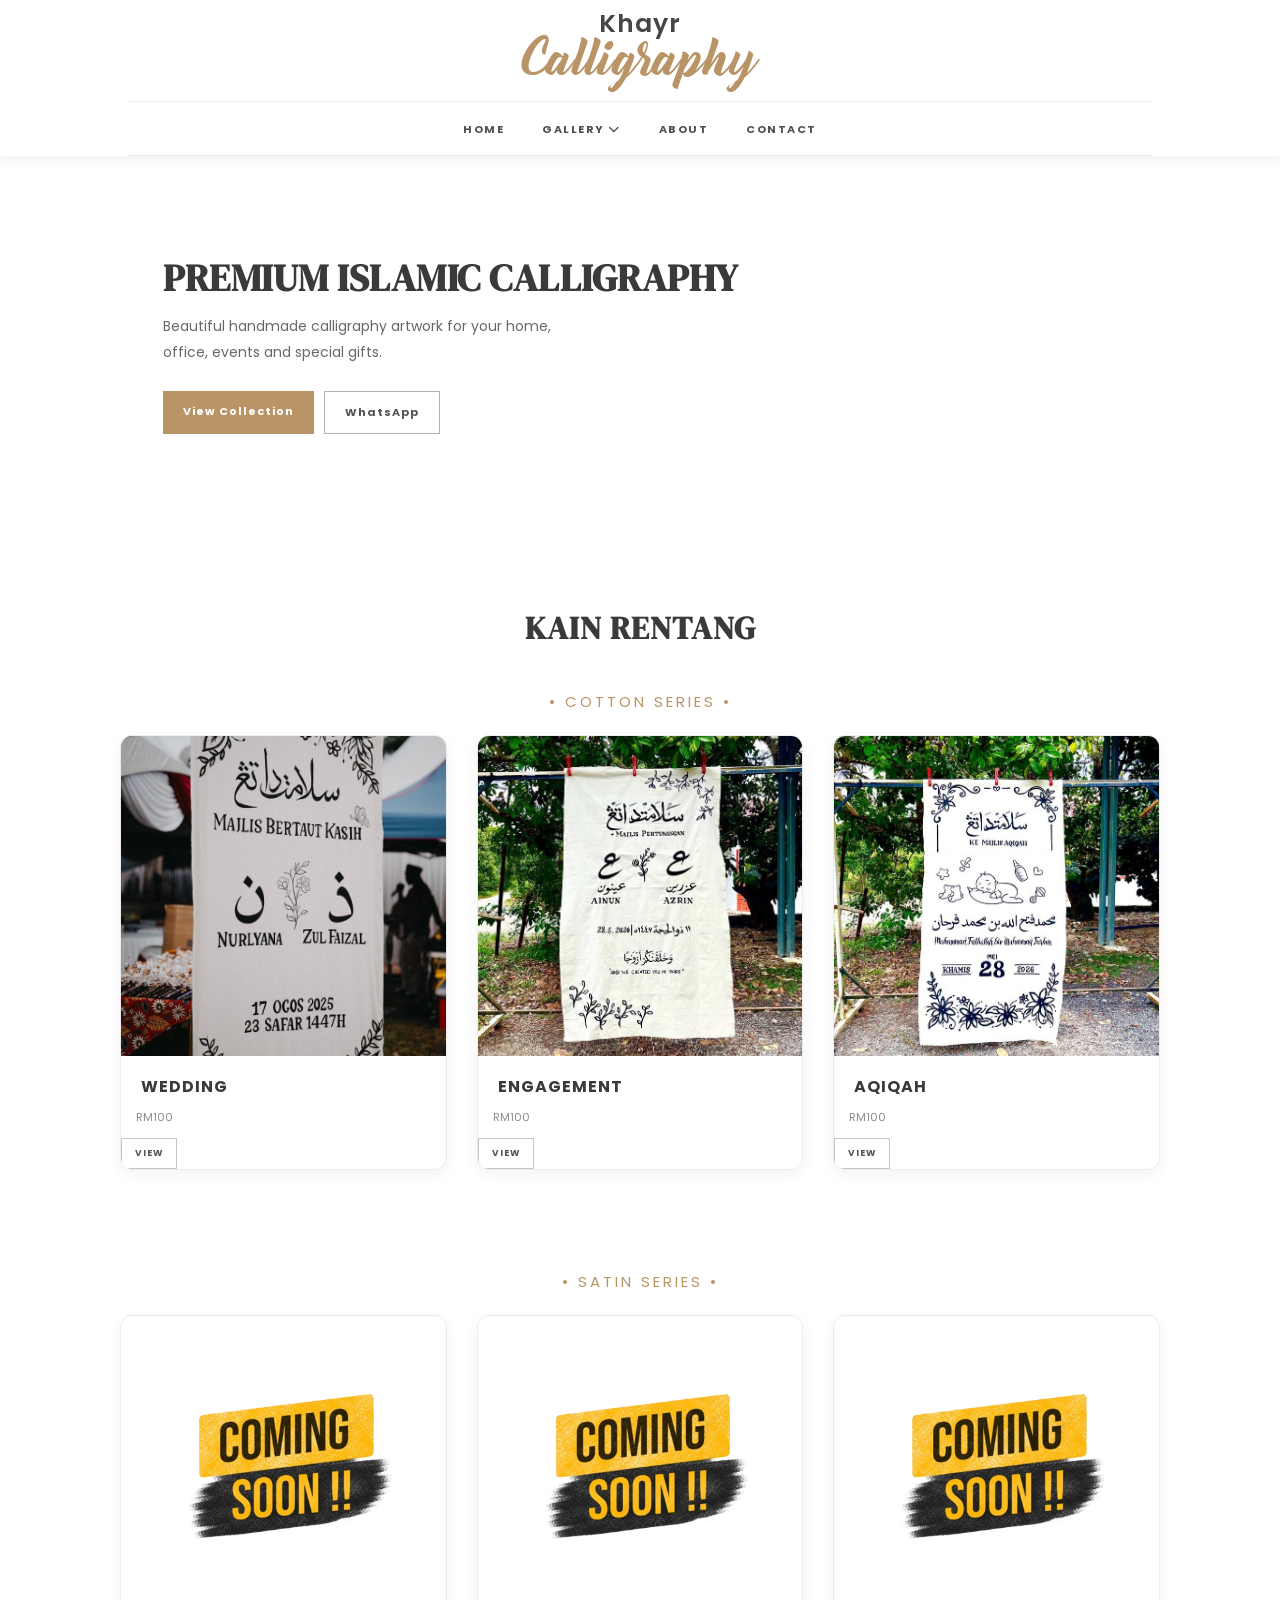
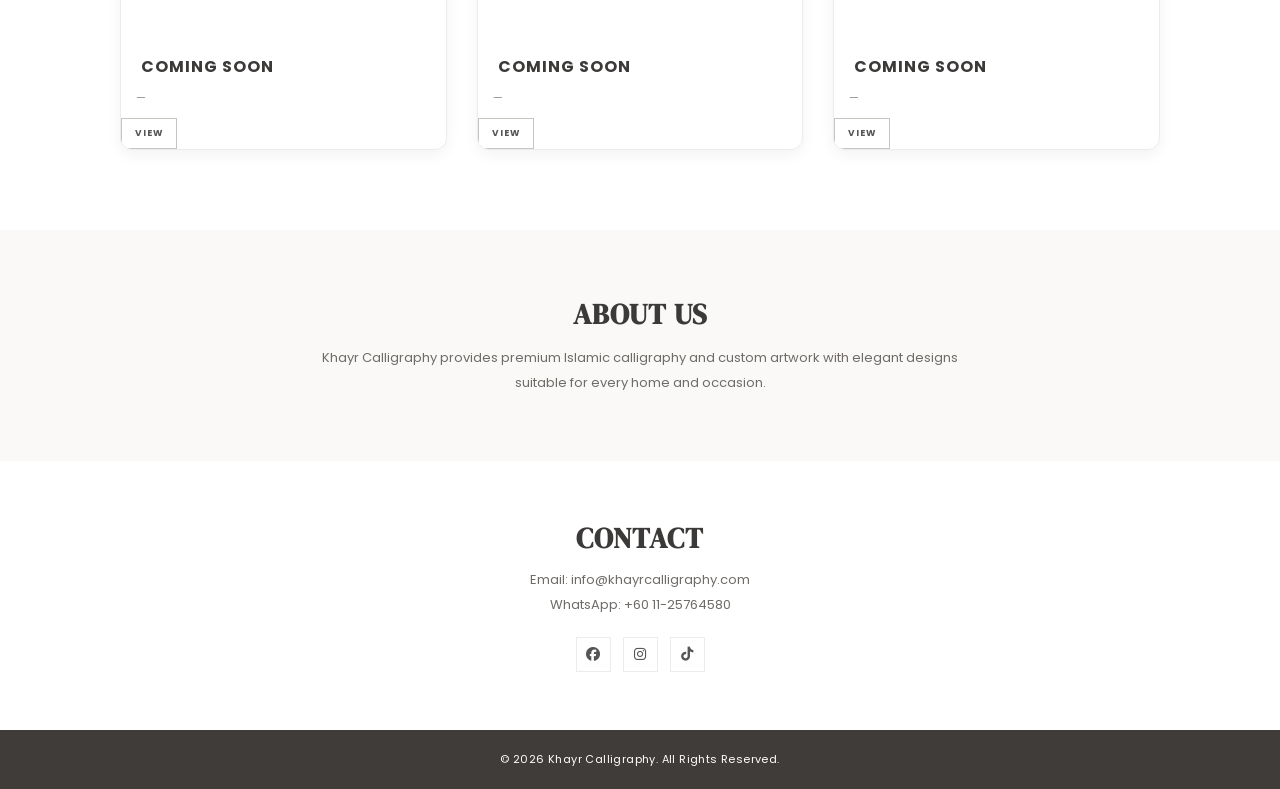
<file: index.html>
<!DOCTYPE html>
<html lang="en">
<head>
  <meta charset="UTF-8">
  <meta name="viewport" content="width=device-width, initial-scale=1.0">
  <title>Khayr Calligraphy</title>
  <link rel="stylesheet" href="style.css">
  <link href="https://fonts.googleapis.com/css2?family=Poppins:wght@300;400;500;600;700&display=swap" rel="stylesheet">
  <link rel="stylesheet" href="https://cdnjs.cloudflare.com/ajax/libs/font-awesome/6.6.0/css/all.min.css">
  <link rel="icon" type="image/png" href="images/logo.jpg">
</head>
<body>

  <div id="lightbox">
    <span id="close">&times;</span>
    <img id="lightbox-img" alt="Preview artwork">
  </div>

  <div id="productPopup" class="popup">
    <div class="popup-content">
      <span class="close-popup">&times;</span>
      <img id="popupImage" alt="Product image">
      <h2 id="popupTitle"></h2>
      <h3 id="popupPrice"></h3>
      <p id="popupDetail"></p>
      <a id="popupOrder" class="btn2" target="_blank" rel="noopener">Order Now</a>
    </div>
  </div>

  <header>
    <nav class="navbar">
      <a class="logo" href="#home" aria-label="Khayr Calligraphy home">
        <img src="images/logo.jpg" class="logo-img" alt="Khayr Calligraphy logo">
        <button class="menu-toggle" id="menuToggle">
          <i class="fas fa-bars"></i>
      </button>
        <span class="black">Khayr</span><span class="gold">Calligraphy</span>
      </a>
      

      <ul class="nav-links" id="navMenu">
        <li><a href="#home">Home</a></li>
        <li class="dropdown">
          <a href="javascript:void(0)" id="galleryBtn">Gallery <i class="fa-solid fa-chevron-down"></i></a>
          <ul class="dropdown-content" id="galleryMenu">
            <li class="nested-dropdown">
              <a href="javascript:void(0)" id="cottonBtn">Cotton Series <i class="fa-solid fa-chevron-right"></i></a>
              <ul class="nested-dropdown-content" id="cottonMenu">
                <li><a href="Aqiqah.html">Aqiqah</a></li>
                <li><a href="Aidilftri.html">Aidilfitri</a></li>
                <li><a href="wedding.html">Wedding</a></li>
              </ul>
            </li>
            <li><a href="#satin">Satin Series</a></li>
           
          </ul>
        </li>
        <li><a href="#about">About</a></li>
        <li><a href="#contact">Contact</a></li>
      </ul>
      <div class="right-menu"></div>
    </nav>
  </header>

  <main>
    <section class="hero" id="home">
      <div class="hero-text">
        <h1>Premium Islamic Calligraphy</h1>
        <p>Beautiful handmade calligraphy artwork for your home, office, events and special gifts.</p>
        <div class="hero-btn">
          <a href="#cotton" class="btn">View Collection</a>
          <a href="https://wa.me/601125764580" class="btn2" target="_blank" rel="noopener">WhatsApp</a>
        </div>
      </div>
      
    </section>

    <section class="gallery" id="cotton">
      <h2>Kain Rentang</h2>
      <p class="gallery-subtitle">• Cotton Series •</p>
      <div class="cards">
        <article class="card">

          <img src="images/wedding.jpg" class="zoom-image" alt="Wedding Banner">
        
          <h3>Wedding</h3>
          <p>RM100</p>
        
          <button class="viewBtn"
          data-name="Wedding Banner"
          data-price="RM100"
          data-image="images/wedding.jpg"
          data-detail="Size: 6ft × 3ft (180cm × 90cm)&lt;br&gt;Material: Premium Cotton Linen&lt;br&gt;Acrylic Paint">
          View
          </button>
        </article>
        
        <article class="card">
          <img src="images/engagement.jpg" class="zoom-image" alt="Engagement banner">
          <h3>Engagement</h3>
          <p>RM100</p>
        
          <button class="viewBtn"
          data-name="Engagement Banner"
          data-price="RM100"
          data-image="images/engagement.jpg"
          data-detail="Size: 5ft × 3ft (150cm × 90cm)&lt;br&gt;Material: Premium Cotton Linen&lt;br&gt;Acrylic Paint">
          View
          </button>
        </article>


        <article class="card">
          <img src="images/aqiqah.jpg" class="zoom-image" alt="Aqiqah banner">
          <h3>Aqiqah</h3>
          <p>RM100</p>
        
          <button class="viewBtn"
          data-name="Aqiqah Banner"
          data-price="RM100"
          data-image="images/aqiqah.jpg"
          data-detail="Size: 6ft × 3ft (180cm × 90cm)&lt;br&gt;Material: Premium Cotton Linen&lt;br&gt;Acrylic Paint">
          View
          </button>
        </article>
      </div>
    </section>

    <section class="gallery" id="satin">
      <p class="gallery-subtitle">• Satin Series •</p>
      <div class="cards">
        <article class="card"><img src="images/coming.jpg" class="zoom-image" alt="Coming soon"><h3>Coming Soon</h3><p>—</p><button class="viewBtn" data-name="Coming Soon" data-price="—" data-image="images/coming.jpg" data-detail="New collection will be available soon.">View</button></article>
        <article class="card"><img src="images/coming.jpg" class="zoom-image" alt="Coming soon"><h3>Coming Soon</h3><p>—</p><button class="viewBtn" data-name="Coming Soon" data-price="—" data-image="images/coming.jpg" data-detail="New collection will be available soon.">View</button></article>
        <article class="card"><img src="images/coming.jpg" class="zoom-image" alt="Coming soon"><h3>Coming Soon</h3><p>—</p><button class="viewBtn" data-name="Coming Soon" data-price="—" data-image="images/coming.jpg" data-detail="New collection will be available soon.">View</button></article>
      </div>
    </section>

    <section class="about" id="about">
      <h2>About Us</h2>
      <p>Khayr Calligraphy provides premium Islamic calligraphy and custom artwork with elegant designs suitable for every home and occasion.</p>
    </section>

    <section class="contact" id="contact">
      <h2>Contact</h2>
      <p>Email: info@khayrcalligraphy.com</p>
      <p>WhatsApp: +60 11-25764580</p>
      <div class="social">
        <a href="#" aria-label="Facebook"><i class="fab fa-facebook"></i></a>
        <a href="#" aria-label="Instagram"><i class="fab fa-instagram"></i></a>
        <a href="#" aria-label="TikTok"><i class="fab fa-tiktok"></i></a>
      </div>
    </section>
  </main>

  <footer>© 2026 Khayr Calligraphy. All Rights Reserved.</footer>
  
  <script src="script.js"></script>
</body>
</html>
</file>
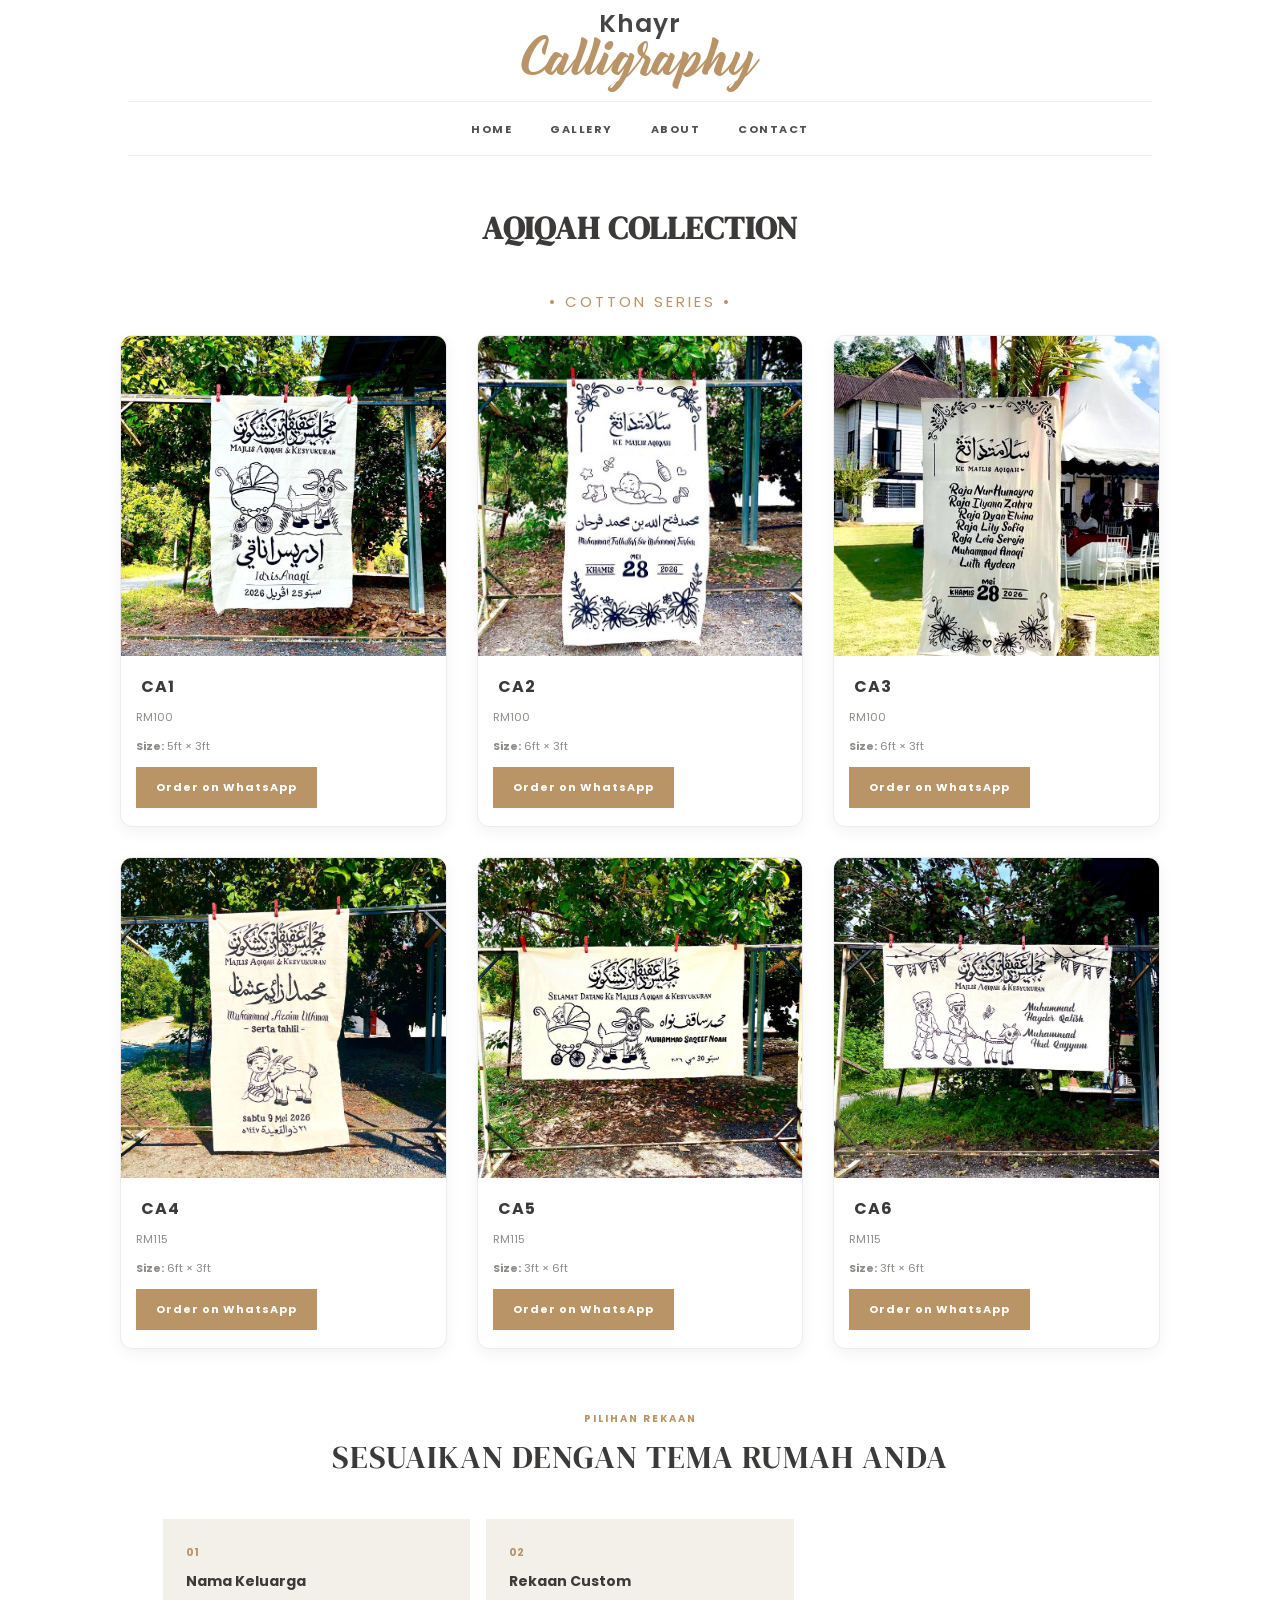
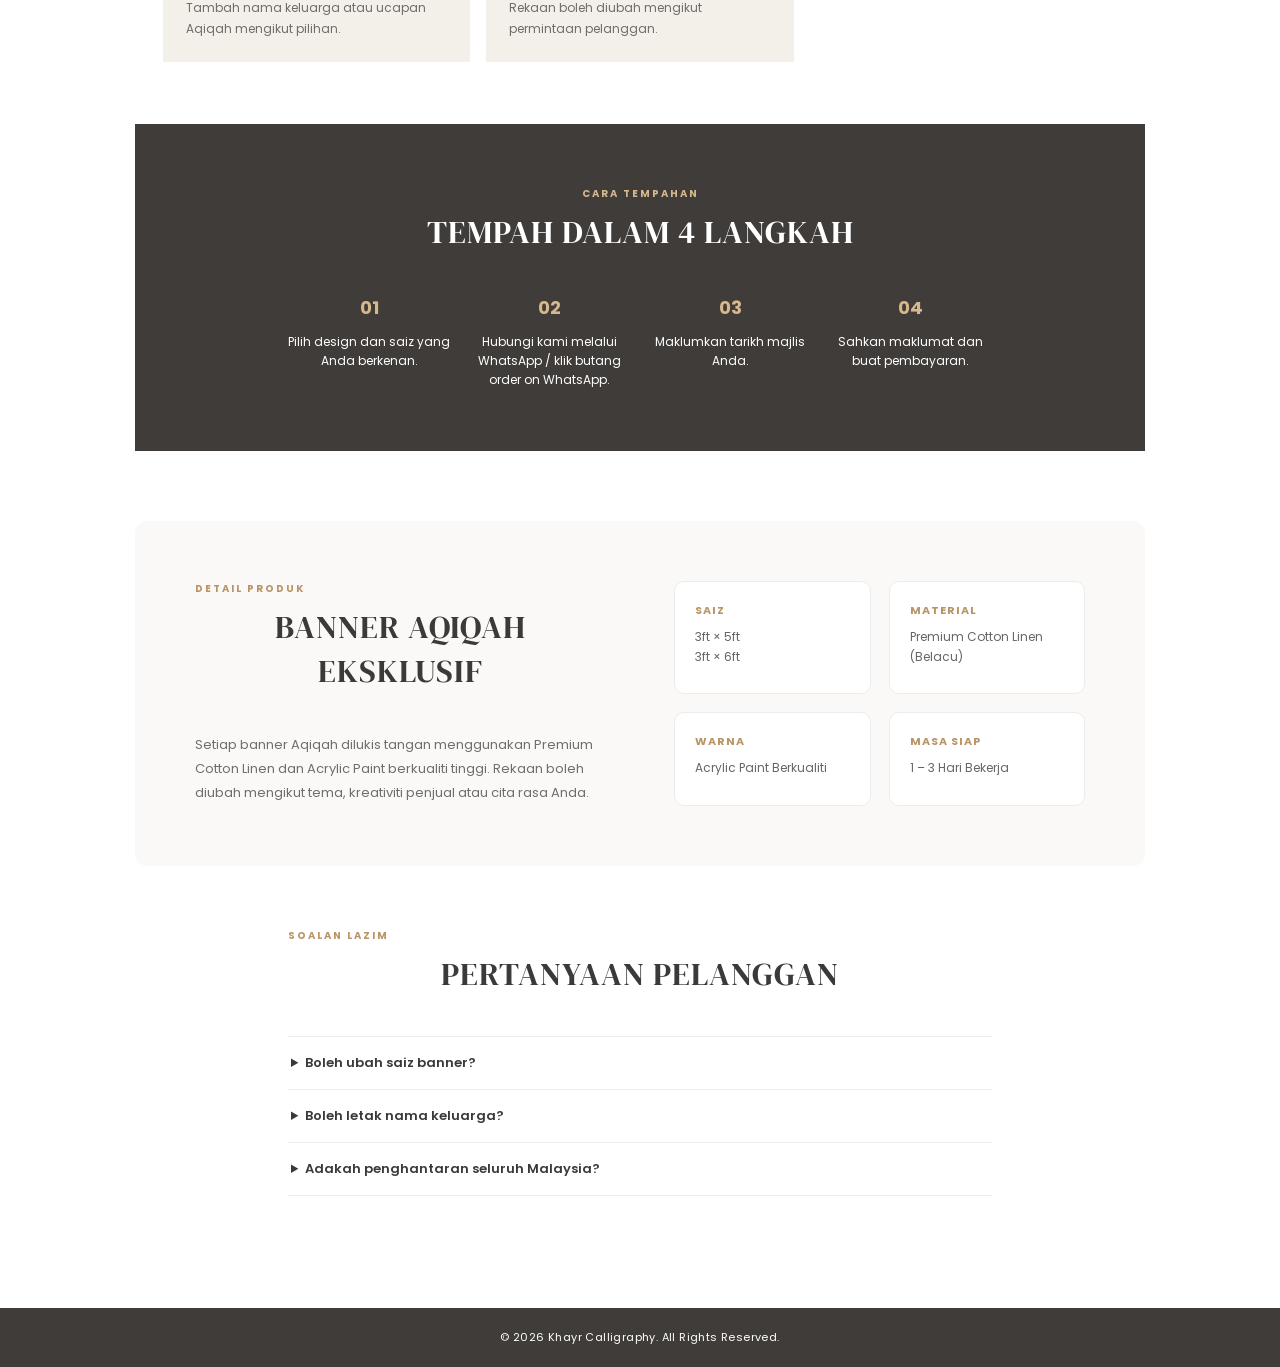
<file: Aqiqah.html>
<!DOCTYPE html>
<html lang="en">
<head>
  <meta charset="UTF-8">
  <meta name="viewport" content="width=device-width, initial-scale=1.0">
  <title>Aqiqah Banner | Khayr Calligraphy</title>
  <link rel="stylesheet" href="style.css">
  <link href="https://fonts.googleapis.com/css2?family=Poppins:wght@300;400;500;600;700&display=swap" rel="stylesheet">
  <link rel="icon" type="image/png" href="images/logo.jpg">
</head>

<body>
  <header><nav class="navbar">
    <a class="logo" href="index.html" aria-label="Khayr Calligraphy home"><span class="black">Khayr</span><span class="gold">Calligraphy</span></a>
    <ul class="nav-links"><li><a href="index.html">Home</a></li><li><a href="index.html#cotton">Gallery</a></li><li><a href="index.html#about">About</a></li><li><a href="index.html#contact">Contact</a></li></ul>
  </nav></header>
  <main><section class="gallery">
    <h2>Aqiqah Collection</h2><p class="gallery-subtitle">• Cotton Series •</p>
    <div class="cards">

      <article class="card">
        <a href="#CA1">
          <img src="images/CA1.jpg" alt="Aqiqah Calligraphy Banner">
      </a>
    
        <h3>CA1</h3>
    
        <p>RM100</p>
    
        <p><strong>Size:</strong> 5ft × 3ft</p>
    
        <a class="btn"
           href="https://wa.me/601125764580?text=Assalamualaikum.%20Saya%20berminat%20untuk%20menempah%20banner%20berikut:%0A%0A🖼️%20Kod%20Produk:%20CA1%0A💰%20Harga:%20RM100%0A📏%20Saiz:%205'%20×%203'%0A🖼️%20Gambar:%20https://khayrcalligraphy.vercel.app/images/CA1.jpg%0A%0ATerima%20kasih."
           target="_blank"
           rel="noopener">
            Order on WhatsApp
        </a>
    </article>
      
        <article class="card">
          <a href="#CA1">
            <img src="images/aqiqah.jpg" alt="Aqiqah Calligraphy Banner">
        </a>
          <h3>CA2</h3>
          <p>RM100</p>
          <p><strong>Size:</strong> 6ft × 3ft</p>
          <a class="btn"
          href="https://wa.me/601125764580?text=Assalamualaikum.%20Saya%20berminat%20untuk%20menempah%20banner%20berikut:%0A%0A🖼️%20Kod%20Produk:%20CA2%0A💰%20Harga:%20RM100%0A📏%20Saiz:%205'%20×%203'%0A🖼️%20Gambar:%20https://khayrcalligraphy.vercel.app/images/aqiqah.jpg%0A%0ATerima%20kasih."
          target="_blank"
          rel="noopener">
           Order on WhatsApp
       </a>
        </article>
      
        <article class="card">
          <a href="#CA3">
            <img src="images/CA3.jpg" alt="Aqiqah Calligraphy Banner">
        </a>
          <h3>CA3</h3>
          <p>RM100</p>
          <p><strong>Size:</strong> 6ft × 3ft</p>
          <a class="btn"
          href="https://wa.me/601125764580?text=Assalamualaikum.%20Saya%20berminat%20untuk%20menempah%20banner%20berikut:%0A%0A🖼️%20Kod%20Produk:%20CA3%0A💰%20Harga:%20RM100%0A📏%20Saiz:%205'%20×%203'%0A🖼️%20Gambar:%20https://khayrcalligraphy.vercel.app/images/CA3.jpg%0A%0ATerima%20kasih."
          target="_blank"
          rel="noopener">
           Order on WhatsApp
       </a>
        </article>
      
        <article class="card">
          <a href="#CA4">
            <img src="images/CA4.jpg" alt="Aqiqah Calligraphy Banner">
        </a>
          <h3>CA4</h3>
          <p>RM115</p>
          <p><strong>Size:</strong> 6ft × 3ft</p>
          <a class="btn"
          href="https://wa.me/601125764580?text=Assalamualaikum.%20Saya%20berminat%20untuk%20menempah%20banner%20berikut:%0A%0A🖼️%20Kod%20Produk:%20CA4%0A💰%20Harga:%20RM115%0A📏%20Saiz:%205'%20×%203'%0A🖼️%20Gambar:%20https://khayrcalligraphy.vercel.app/images/CA4.jpg%0A%0ATerima%20kasih."
          target="_blank"
          rel="noopener">
           Order on WhatsApp
       </a>
        </article>
      
        <article class="card">
          <a href="#CA5">
            <img src="images/CA5.jpg" alt="Aqiqah Calligraphy Banner">
        </a>
          <h3>CA5</h3>
          <p>RM115</p>
          <p><strong>Size:</strong> 3ft × 6ft</p>
          <a class="btn"
          href="https://wa.me/601125764580?text=Assalamualaikum.%20Saya%20berminat%20untuk%20menempah%20banner%20berikut:%0A%0A🖼️%20Kod%20Produk:%20CA5%0A💰%20Harga:%20RM115%0A📏%20Saiz:%205'%20×%203'%0A🖼️%20Gambar:%20https://khayrcalligraphy.vercel.app/images/CA5.jpg%0A%0ATerima%20kasih."
          target="_blank"
          rel="noopener">
           Order on WhatsApp
       </a>
        </article>
      
        <article class="card">
          <a href="#CA6">
            <img src="images/CA6.jpg" alt="Aqiqah Calligraphy Banner">
        </a>
          <h3>CA6</h3>
          <p>RM115</p>
          <p><strong>Size:</strong> 3ft × 6ft</p>
          <a class="btn"
           href="https://wa.me/601125764580?text=Assalamualaikum.%20Saya%20berminat%20untuk%20menempah%20banner%20berikut:%0A%0A🖼️%20Kod%20Produk:%20CA6%0A💰%20Harga:%20RM115%0A📏%20Saiz:%205'%20×%203'%0A🖼️%20Gambar:%20https://khayrcalligraphy.vercel.app/images/CA6.jpg%0A%0ATerima%20kasih."
           target="_blank"
           rel="noopener">
            Order on WhatsApp
        </a>
        </article>
      
      </div>

  <!-- PILIHAN REKAAN -->
<section class="aqiqah-section design-options">

    <p class="section-label">PILIHAN REKAAN</p>

    <h2>Sesuaikan Dengan Tema Rumah Anda</h2>

    <div class="option-grid">

        <article>
            <span>01</span>
            <h3>Nama Keluarga</h3>
            <p>Tambah nama keluarga atau ucapan Aqiqah mengikut pilihan.</p>
        </article>

        <article>
            <span>02</span>
            <h3>Rekaan Custom</h3>
            <p>Rekaan boleh diubah mengikut permintaan pelanggan.</p>
        </article>

    </div>

</section>

<!-- CARA TEMPAHAN -->
<section class="aqiqah-section order-steps">

    <p class="section-label">CARA TEMPAHAN</p>

    <h2>Tempah Dalam 4 Langkah</h2>

    <ol>

        <li>
            <b>01</b>
            <span>Pilih design dan saiz yang Anda berkenan.</span>
        </li>

        <li>
            <b>02</b>
            <span>Hubungi kami melalui WhatsApp / klik butang order on WhatsApp.</span>
        </li>

        <li>
            <b>03</b>
            <span>Maklumkan tarikh majlis Anda.</span>
        </li>

        <li>
            <b>04</b>
            <span>Sahkan maklumat dan buat pembayaran.</span>
        </li>

    </ol>

</section>

<section class="aqiqah-section product-details">

    <div>
        <p class="section-label">DETAIL PRODUK</p>
        <h2>Banner Aqiqah Eksklusif</h2>

        <p class="section-copy">
            Setiap banner Aqiqah dilukis tangan menggunakan Premium Cotton
            Linen dan Acrylic Paint berkualiti tinggi. Rekaan boleh diubah
            mengikut tema, kreativiti penjual atau cita rasa Anda.
        </p>
    </div>

    <div class="detail-grid">

        <div>
            <strong>Saiz</strong>
            <span>
                3ft × 5ft<br>
                3ft × 6ft
            </span>
        </div>

        <div>
            <strong>Material</strong>
            <span>
                Premium Cotton Linen (Belacu)
            </span>
        </div>

        <div>
            <strong>Warna</strong>
            <span>
                Acrylic Paint Berkualiti 
            </span>
        </div>

        <div>
            <strong>Masa Siap</strong>
            <span>
                1 – 3 Hari Bekerja 
            </span>
        </div>

    </div>

</section>

<!-- FAQ -->
<section class="aqiqah-section faq-section">

    <p class="section-label">SOALAN LAZIM</p>

    <h2>Pertanyaan Pelanggan</h2>

    <details>
        <summary>Boleh ubah saiz banner?</summary>
        <p>Ya. Kami menerima tempahan saiz khas mengikut permintaan.</p>
    </details>

    <details>
        <summary>Boleh letak nama keluarga?</summary>
        <p>Boleh. Semua banner boleh diubah mengikut kehendak pelanggan dan harga akan kesesuaian design.</p>
    </details>

    <details>
        <summary>Adakah penghantaran seluruh Malaysia?</summary>
        <p>Ya, kami membuat penghantaran ke seluruh Malaysia.</p>
    </details>

</section>
  </main>
  <footer>© 2026 Khayr Calligraphy. All Rights Reserved.</footer>

    <!-- IMAGE POPUP -->
<div id="CA1" class="lightbox">
  <a href="#" class="close">&times;</a>
  <img src="images/CA1.jpg" alt="CA1 Preview">
</div>

<div id="CA1" class="lightbox">
  <a href="#" class="close">&times;</a>
  <img src="images/aqiqah.jpg" alt="CA2 Preview">
</div>

<div id="CA3" class="lightbox">
  <a href="#" class="close">&times;</a>
  <img src="images/CA3.jpg" alt="CA3 Preview">
</div>

<div id="CA4" class="lightbox">
  <a href="#" class="close">&times;</a>
  <img src="images/CA4.jpg" alt="CA4 Preview">
</div>

<div id="CA5" class="lightbox">
  <a href="#" class="close">&times;</a>
  <img src="images/CA5.jpg" alt="CA5 Preview">
</div>

<div id="CA6" class="lightbox">
  <a href="#" class="close">&times;</a>
  <img src="images/CA6.jpg" alt="CA6 Preview">
</div>




</body>
</html>
</file>
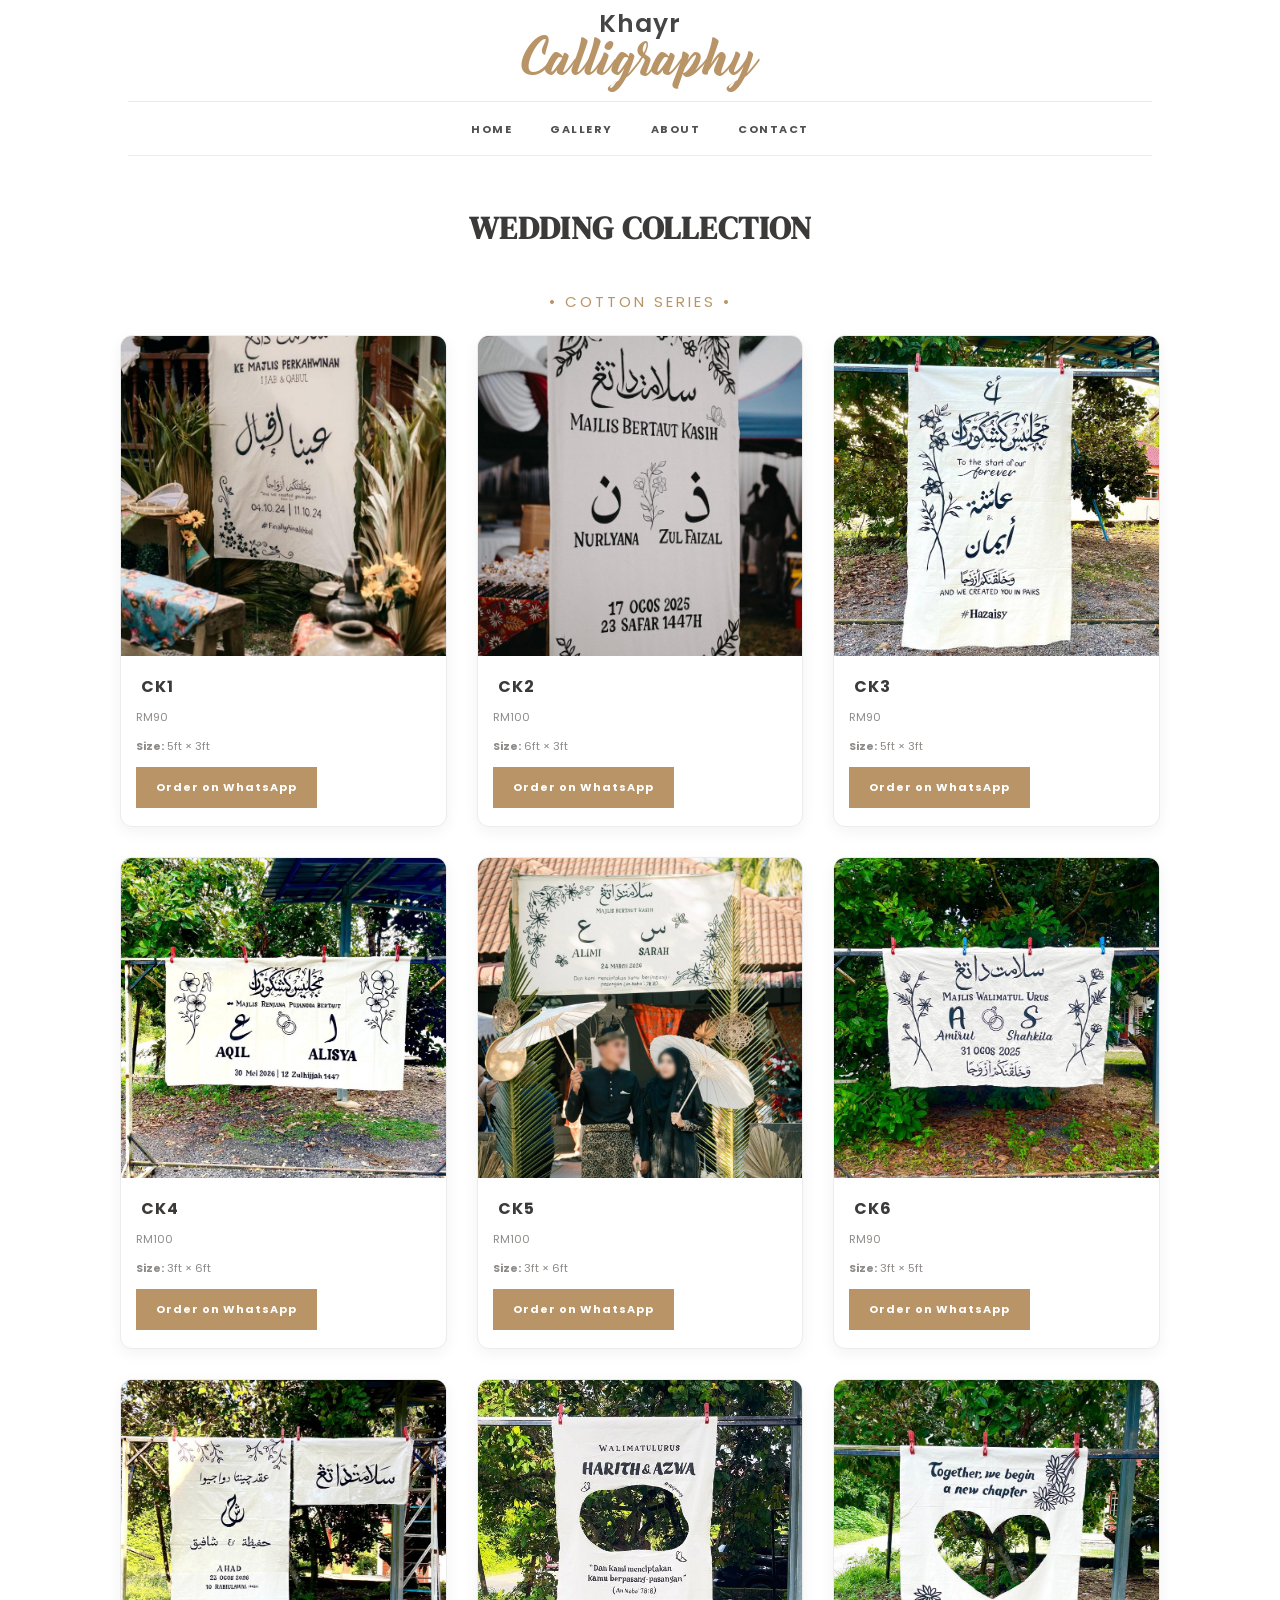
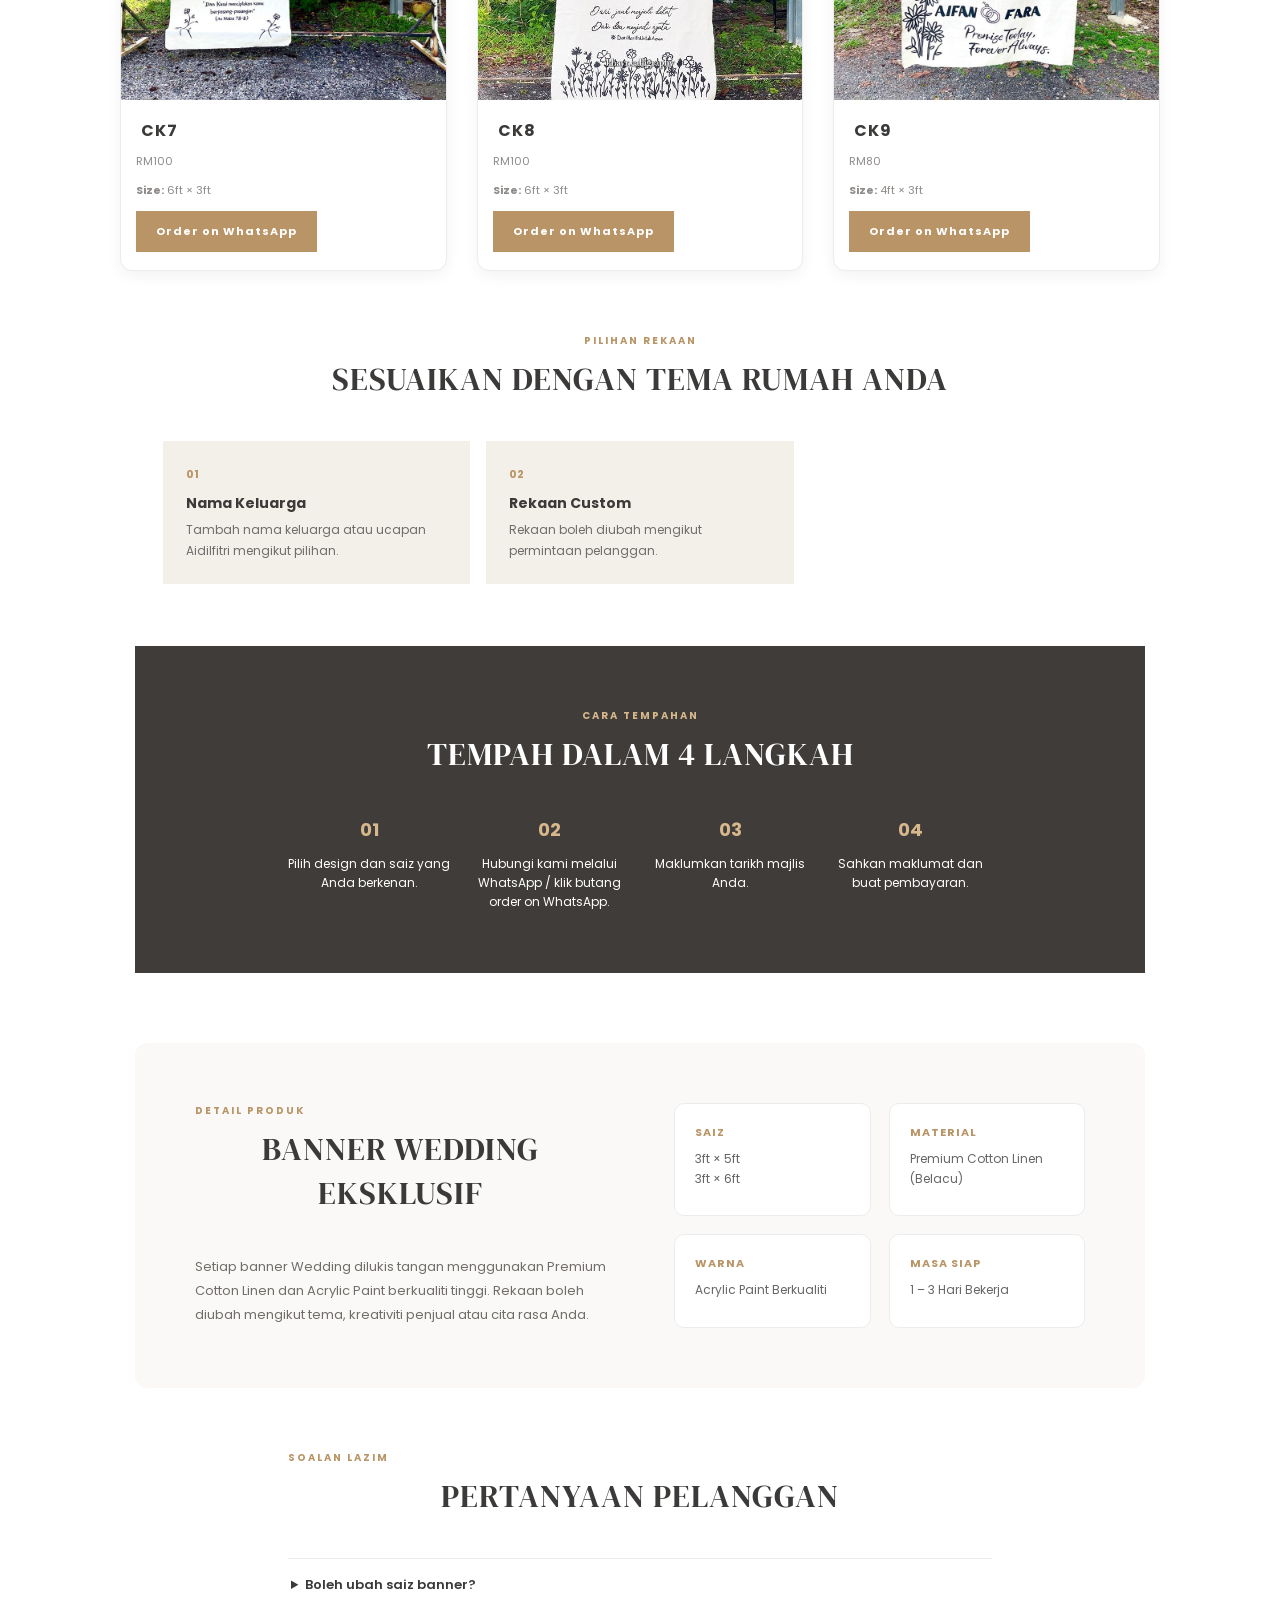
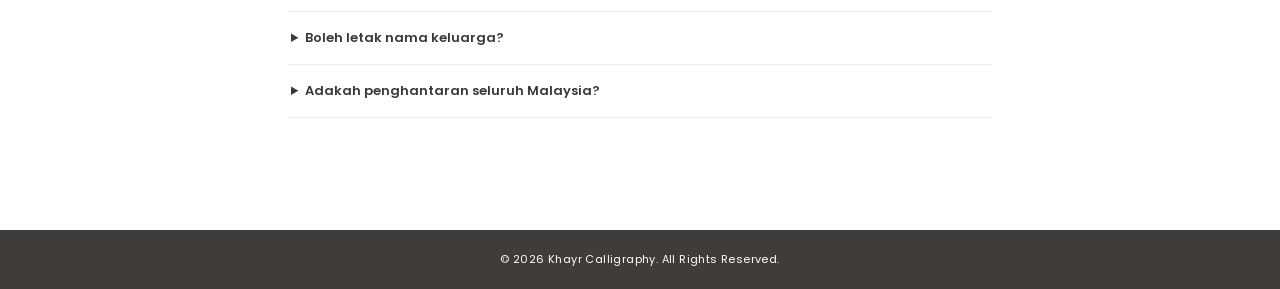
<file: wedding.html>
<!DOCTYPE html>
<html lang="en">
<head>
  <meta charset="UTF-8">
  <meta name="viewport" content="width=device-width, initial-scale=1.0">
  <title>Wedding Banner | Khayr Calligraphy</title>
  <link rel="stylesheet" href="style.css">
  <link href="https://fonts.googleapis.com/css2?family=Poppins:wght@300;400;500;600;700&display=swap" rel="stylesheet">
  <link rel="icon" type="image/png" href="images/logo.jpg">
</head>

<div id="img1" class="lightbox">
    <a href="#" class="close">&times;</a>
    <img src="images/CK1.jpg" alt="CK1 Preview">
</div>

<div id="img2" class="lightbox">
    <a href="#" class="close">&times;</a>
    <img src="images/wedding.jpg" alt="CK2 Preview">
</div>

<div id="img3" class="lightbox">
    <a href="#" class="close">&times;</a>
    <img src="images/CK3.jpg" alt="CK3 Preview">
</div>

<div id="img4" class="lightbox">
    <a href="#" class="close">&times;</a>
    <img src="images/CK4.jpg" alt="CK4 Preview">
</div>

<div id="img5" class="lightbox">
    <a href="#" class="close">&times;</a>
    <img src="images/CK5.jpg" alt="CK6 Preview">
</div>

<div id="img6" class="lightbox">
    <a href="#" class="close">&times;</a>
    <img src="images/CK6.jpg" alt="CK6 Preview">
</div>

<div id="img7" class="lightbox">
    <a href="#" class="close">&times;</a>
    <img src="images/CK7.jpg" alt="CK7 Preview">
</div>

<div id="img8" class="lightbox">
    <a href="#" class="close">&times;</a>
    <img src="images/CK8.jpg" alt="CK8 Preview">
</div>

<div id="img9" class="lightbox">
    <a href="#" class="close">&times;</a>
    <img src="images/CK9.jpg" alt="CK9 Preview">
</div>

<body>
  <header><nav class="navbar">
    <a class="logo" href="index.html" aria-label="Khayr Calligraphy home"><span class="black">Khayr</span><span class="gold">Calligraphy</span></a>
    <ul class="nav-links"><li><a href="index.html">Home</a></li><li><a href="index.html#cotton">Gallery</a></li><li><a href="index.html#about">About</a></li><li><a href="index.html#contact">Contact</a></li></ul>
  </nav></header>
  <main><section class="gallery">
    <h2>Wedding Collection</h2><p class="gallery-subtitle">• Cotton Series •</p>
    <div class="cards">

      <article class="card">
        <a href="#img1">
            <img src="images/CK1.jpg" alt="CK1">
        </a>
        
        
        <div id="img1" class="lightbox">
        
            <a href="#" class="close">&times;</a>
        
            <img src="images/CK1.jpg" alt="CK1 Preview">
        
        </div>
    
        <h3>CK1</h3>
    
        <p>RM90</p>
    
        <p><strong>Size:</strong> 5ft × 3ft</p>
    
        <a class="btn"
           href="https://wa.me/601125764580?text=Assalamualaikum.%20Saya%20berminat%20untuk%20menempah%20banner%20berikut:%0A%0A🖼️%20Kod%20Produk:%20CK1%0A💰%20Harga:%20RM90%0A📏%20Saiz:%205'%20×%203'%0A🖼️%20Gambar:%20https://khayrcalligraphy.vercel.app/images/CK1.jpg%0A%0ATerima%20kasih."
           target="_blank"
           rel="noopener">
            Order on WhatsApp
        </a>

    </article>
      
        <article class="card">
          <a href="#img2">
            <img src="images/wedding.jpg" alt="CK2">
        </a>
        
        
        <div id="img1" class="lightbox">
        
            <a href="#" class="close">&times;</a>
        
            <img src="images/wedding.jpg" alt="CK1 Preview">
        
        </div>
          <h3>CK2</h3>
          <p>RM100</p>
          <p><strong>Size:</strong> 6ft × 3ft</p>
          <a class="btn"
          href="https://wa.me/601125764580?text=Assalamualaikum.%20Saya%20berminat%20untuk%20menempah%20banner%20berikut:%0A%0A🖼️%20Kod%20Produk:%20CK2%0A💰%20Harga:%20RM100%0A📏%20Saiz:%205'%20×%203'%0A🖼️%20Gambar:%20https://khayrcalligraphy.vercel.app/images/wedding.jpg%0A%0ATerima%20kasih."
          target="_blank"
          rel="noopener">
           Order on WhatsApp
       </a>
        </article>
      
        <article class="card">
            <a href="#img3">
                <img src="images/CK3.jpg" alt="CK3">
            </a>
            
            
            <div id="img1" class="lightbox">
            
                <a href="#" class="close">&times;</a>
            
                <img src="images/CK3.jpg" alt="CK3 Preview">
            
            </div>
          <h3>CK3</h3>
          <p>RM90</p>
          <p><strong>Size:</strong> 5ft × 3ft</p>
          <a class="btn"
          href="https://wa.me/601125764580?text=Assalamualaikum.%20Saya%20berminat%20untuk%20menempah%20banner%20berikut:%0A%0A🖼️%20Kod%20Produk:%20CK3%0A💰%20Harga:%20RM90%0A📏%20Saiz:%205'%20×%203'%0A🖼️%20Gambar:%20https://khayrcalligraphy.vercel.app/images/CK3.jpg%0A%0ATerima%20kasih."
          target="_blank"
          rel="noopener">
           Order on WhatsApp
       </a>
        </article>
      
        <article class="card">
            <a href="#img4">
                <img src="images/CK4.jpg" alt="CK4">
            </a>
            
            
            <div id="img4" class="lightbox">
            
                <a href="#" class="close">&times;</a>
            
                <img src="images/CK4.jpg" alt="CK4 Preview">
            
            </div>
          <h3>CK4</h3>
          <p>RM100</p>
          <p><strong>Size:</strong> 3ft × 6ft</p>
          <a class="btn"
          href="https://wa.me/601125764580?text=Assalamualaikum.%20Saya%20berminat%20untuk%20menempah%20banner%20berikut:%0A%0A🖼️%20Kod%20Produk:%20CK4%0A💰%20Harga:%20RM100%0A📏%20Saiz:%205'%20×%203'%0A🖼️%20Gambar:%20https://khayrcalligraphy.vercel.app/images/CK4.jpg%0A%0ATerima%20kasih."
          target="_blank"
          rel="noopener">
           Order on WhatsApp
       </a>
        </article>
      
        <article class="card">
            <a href="#img5">
                <img src="images/CK5.jpg" alt="CK5">
            </a>
            
            
            <div id="img5" class="lightbox">
            
                <a href="#" class="close">&times;</a>
            
                <img src="images/CK5.jpg" alt="CK5 Preview">
            
            </div>
          <h3>CK5</h3>
          <p>RM100</p>
          <p><strong>Size:</strong> 3ft × 6ft</p>
          <a class="btn"
          href="https://wa.me/601125764580?text=Assalamualaikum.%20Saya%20berminat%20untuk%20menempah%20banner%20berikut:%0A%0A🖼️%20Kod%20Produk:%20CK5%0A💰%20Harga:%20RM100%0A📏%20Saiz:%205'%20×%203'%0A🖼️%20Gambar:%20https://khayrcalligraphy.vercel.app/images/CK5.jpg%0A%0ATerima%20kasih."
          target="_blank"
          rel="noopener">
           Order on WhatsApp
       </a>
        </article>
      
        <article class="card">
            <a href="#img6">
                <img src="images/CK6.jpg" alt="CK6">
            </a>
            
            
            <div id="img6" class="lightbox">
            
                <a href="#" class="close">&times;</a>
            
                <img src="images/CK6.jpg" alt="CK6 Preview">
            
            </div>
          <h3>CK6</h3>
          <p>RM90</p>
          <p><strong>Size:</strong> 3ft × 5ft</p>
          <a class="btn"
           href="https://wa.me/601125764580?text=Assalamualaikum.%20Saya%20berminat%20untuk%20menempah%20banner%20berikut:%0A%0A🖼️%20Kod%20Produk:%20CK6%0A💰%20Harga:%20RM90%0A📏%20Saiz:%205'%20×%203'%0A🖼️%20Gambar:%20https://khayrcalligraphy.vercel.app/images/CK6.jpg%0A%0ATerima%20kasih."
           target="_blank"
           rel="noopener">
            Order on WhatsApp
        </a>
        </article>

        <article class="card">
            <a href="#img7">
                <img src="images/CK7.jpg" alt="CK6">
            </a>
            
            
            <div id="img7" class="lightbox">
            
                <a href="#" class="close">&times;</a>
            
                <img src="images/CK7.jpg" alt="CK7 Preview">
            
            </div>
          <h3>CK7</h3>
          <p>RM100</p>
          <p><strong>Size:</strong> 6ft × 3ft</p>
          <a class="btn"
           href="https://wa.me/601125764580?text=Assalamualaikum.%20Saya%20berminat%20untuk%20menempah%20banner%20berikut:%0A%0A🖼️%20Kod%20Produk:%20CK7%0A💰%20Harga:%20RM100%0A📏%20Saiz:%205'%20×%203'%0A🖼️%20Gambar:%20https://khayrcalligraphy.vercel.app/images/CK7.jpg%0A%0ATerima%20kasih."
           target="_blank"
           rel="noopener">
            Order on WhatsApp
        </a>
        </article>

        <article class="card">
            <a href="#img8">
                <img src="images/CK8.jpg" alt="CK8">
            </a>
            
            
            <div id="img8" class="lightbox">
            
                <a href="#" class="close">&times;</a>
            
                <img src="images/CK8.jpg" alt="CK8 Preview">
            
            </div>
          <h3>CK8</h3>
          <p>RM100</p>
          <p><strong>Size:</strong> 6ft × 3ft</p>
          <a class="btn"
           href="https://wa.me/601125764580?text=Assalamualaikum.%20Saya%20berminat%20untuk%20menempah%20banner%20berikut:%0A%0A🖼️%20Kod%20Produk:%20CK8%0A💰%20Harga:%20RM100%0A📏%20Saiz:%205'%20×%203'%0A🖼️%20Gambar:%20https://khayrcalligraphy.vercel.app/images/CK8.jpg%0A%0ATerima%20kasih."
           target="_blank"
           rel="noopener">
            Order on WhatsApp
        </a>
        </article>

        <article class="card">
            <a href="#img9">
                <img src="images/CK9.jpg" alt="CK9">
            </a>
            
            
            <div id="img9" class="lightbox">
            
                <a href="#" class="close">&times;</a>
            
                <img src="images/CK9.jpg" alt="CK9 Preview">
            
            </div>
          <h3>CK9</h3>
          <p>RM80</p>
          <p><strong>Size:</strong> 4ft × 3ft</p>
          <a class="btn"
           href="https://wa.me/601125764580?text=Assalamualaikum.%20Saya%20berminat%20untuk%20menempah%20banner%20berikut:%0A%0A🖼️%20Kod%20Produk:%20CK9%0A💰%20Harga:%20RM80%0A📏%20Saiz:%205'%20×%203'%0A🖼️%20Gambar:%20https://khayrcalligraphy.vercel.app/images/CK9.jpg%0A%0ATerima%20kasih."
           target="_blank"
           rel="noopener">
            Order on WhatsApp
        </a>
        </article>
      
      </div>

  <!-- PILIHAN REKAAN -->
<section class="aqiqah-section design-options">

    <p class="section-label">PILIHAN REKAAN</p>

    <h2>Sesuaikan Dengan Tema Rumah Anda</h2>

    <div class="option-grid">

        <article>
            <span>01</span>
            <h3>Nama Keluarga</h3>
            <p>Tambah nama keluarga atau ucapan Aidilfitri mengikut pilihan.</p>
        </article>

        <article>
            <span>02</span>
            <h3>Rekaan Custom</h3>
            <p>Rekaan boleh diubah mengikut permintaan pelanggan.</p>
        </article>

    </div>

</section>

<!-- CARA TEMPAHAN -->
<section class="aqiqah-section order-steps">

    <p class="section-label">CARA TEMPAHAN</p>

    <h2>Tempah Dalam 4 Langkah</h2>

    <ol>

        <li>
            <b>01</b>
            <span>Pilih design dan saiz yang Anda berkenan.</span>
        </li>

        <li>
            <b>02</b>
            <span>Hubungi kami melalui WhatsApp / klik butang order on WhatsApp.</span>
        </li>

        <li>
            <b>03</b>
            <span>Maklumkan tarikh majlis Anda.</span>
        </li>

        <li>
            <b>04</b>
            <span>Sahkan maklumat dan buat pembayaran.</span>
        </li>

    </ol>

</section>

<section class="aqiqah-section product-details">

    <div>
        <p class="section-label">DETAIL PRODUK</p>
        <h2>Banner Wedding Eksklusif</h2>

        <p class="section-copy">
            Setiap banner Wedding dilukis tangan menggunakan Premium Cotton
            Linen dan Acrylic Paint berkualiti tinggi. Rekaan boleh diubah
            mengikut tema, kreativiti penjual atau cita rasa Anda.
        </p>
    </div>

    <div class="detail-grid">

        <div>
            <strong>Saiz</strong>
            <span>
                3ft × 5ft<br>
                3ft × 6ft
            </span>
        </div>

        <div>
            <strong>Material</strong>
            <span>
                Premium Cotton Linen (Belacu)
            </span>
        </div>

        <div>
            <strong>Warna</strong>
            <span>
                Acrylic Paint Berkualiti 
            </span>
        </div>

        <div>
            <strong>Masa Siap</strong>
            <span>
                1 – 3 Hari Bekerja 
            </span>
        </div>

    </div>

</section>

<!-- FAQ -->
<section class="aqiqah-section faq-section">

    <p class="section-label">SOALAN LAZIM</p>

    <h2>Pertanyaan Pelanggan</h2>

    <details>
        <summary>Boleh ubah saiz banner?</summary>
        <p>Ya. Kami menerima tempahan saiz khas mengikut permintaan.</p>
    </details>

    <details>
        <summary>Boleh letak nama keluarga?</summary>
        <p>Boleh. Semua banner boleh diubah mengikut kehendak pelanggan dan harga akan kesesuaian design.</p>
    </details>

    <details>
        <summary>Adakah penghantaran seluruh Malaysia?</summary>
        <p>Ya, kami membuat penghantaran ke seluruh Malaysia.</p>
    </details>

</section>
  </main>
  <footer>© 2026 Khayr Calligraphy. All Rights Reserved.</footer>
 
</body>
</html>
</file>
<file: style.css>
@import url('https://fonts.googleapis.com/css2?family=DM+Serif+Display&family=Poppins:wght@400;500;600;700&display=swap');

@font-face {
  font-family: 'Bernadette';
  src: url('fonts/bernadette.ttf') format('truetype');
  font-weight: normal;
  font-style: normal;
  font-display: swap;
}

:root{--ink:#3c3a39;--muted:#777;--line:#ececec;--gold:#b89466;--cream:#f3efe9;--white:#fff}
*{box-sizing:border-box;margin:0;padding:0}html{scroll-behavior:smooth}body{font-family:Poppins,Arial,sans-serif;background:var(--white);color:var(--ink);font-size:13px}a{text-decoration:none;color:inherit}img{display:block;max-width:100%}

header{background:#fff}.navbar{max-width:1080px;margin:auto;padding:14px 28px 0;display:flex;flex-direction:column;align-items:center}.logo{display:flex;flex-direction:column;align-items:center;line-height:.82;margin-bottom:23px}.logo-img{display:none}.logo span{display:block}.logo .black{font-family:Poppins,Arial,sans-serif;font-size:25px;font-weight:600;color:#454545;letter-spacing:1px}.logo .gold{font-family:'Bernadette',cursive;font-size:46px;font-weight:400;letter-spacing:0;color:#b89466;margin-top:6px}.nav-links{border-top:1px solid var(--line);border-bottom:1px solid var(--line);width:100%;min-height:55px;display:flex;justify-content:center;align-items:center;gap:38px;list-style:none}.nav-links>li>a{font-size:11px;text-transform:uppercase;letter-spacing:1.5px;font-weight:700;color:#535150;transition:.2s}.nav-links>li>a:hover{color:var(--gold)}.dropdown{position:relative}.dropdown-content{display:none;position:absolute;top:27px;left:-18px;z-index:8;min-width:178px;padding:8px 0;background:#fff;border:1px solid var(--line);box-shadow:0 9px 25px #00000012;list-style:none}.dropdown-content.show{display:block}.dropdown-content a{display:block;padding:9px 17px;font-size:11px;color:#555}.dropdown-content a:hover{background:#faf7f3;color:var(--gold)}.right-menu{display:none}
.nested-dropdown{position:relative}.nested-dropdown>a{display:flex!important;align-items:center;justify-content:space-between;gap:16px}.nested-dropdown-content{display:none;position:absolute;top:-9px;left:100%;min-width:145px;padding:8px 0;list-style:none;background:#fff;border:1px solid var(--line);box-shadow:0 9px 25px #00000012}.nested-dropdown-content.show{display:block}

.hero{max-width:1010px;margin:35px auto 55px;padding:0 28px;min-height:310px;display:flex;align-items:center;gap:58px}.hero-text{flex:1}.hero-text h1{font-family:'DM Serif Display',serif;text-transform:uppercase;font-size:38px;letter-spacing:.5px;line-height:1.08;margin-bottom:15px}.hero-text p{max-width:430px;font-size:14px;color:#6a6867;line-height:1.85;margin-bottom:25px}.hero-btn{display:flex;gap:10px}.btn,.btn2{display:inline-block;padding:12px 20px;font-size:11px;letter-spacing:1px;font-weight:700;transition:.2s}.btn{background:var(--gold);color:#fff}.btn2{border:1px solid #b5b1ae;color:#575452}.btn:hover,.btn2:hover{transform:translateY(-2px);box-shadow:0 7px 16px #0000001a}.hero-image{flex:1;max-width:405px}.hero-image img{width:100%;height:290px;object-fit:cover}

.gallery{max-width:1010px;margin:auto;padding:43px 28px}.gallery h2{text-align:center;font-family:'DM Serif Display',serif;font-size:26px;text-transform:uppercase;letter-spacing:1.1px;margin-bottom:4px}.gallery-subtitle{text-align:center;margin:0 0 22px;color:var(--gold);font-size:15px;letter-spacing:3px;text-transform:uppercase}.cards{display:grid;grid-template-columns:repeat(3,1fr);gap:18px}.card{background:#fff}.card img{width:100%;height:286px;object-fit:cover;transition:opacity .25s,transform .25s}.card img:hover{opacity:.88;transform:scale(1.01)}.card h3{margin-top:12px;font-size:11px;letter-spacing:1.2px;text-transform:uppercase}.card p{margin:4px 0 10px;color:#8d8a88;font-size:10px}.card button{border:1px solid #c8c4c0;background:white;color:#555;padding:8px 13px;text-transform:uppercase;font-family:inherit;font-size:9px;letter-spacing:1px;font-weight:700;cursor:pointer;transition:.2s}.card button:hover{background:var(--gold);border-color:var(--gold);color:white}

.about{margin-top:30px;padding:65px 20px;background:#faf9f7;text-align:center}.about h2,.contact h2{font-family:'DM Serif Display',serif;font-size:28px;text-transform:uppercase;letter-spacing:1px;margin-bottom:13px}.about p{margin:auto;max-width:650px;color:#6e6b68;line-height:1.9}.contact{text-align:center;padding:58px 20px}.contact p{margin:5px;color:#6e6b68}.social{margin-top:22px;display:flex;justify-content:center;gap:12px}.social a{width:35px;height:35px;border:1px solid var(--line);display:grid;place-items:center;color:#555;font-size:14px}.social a:hover{background:var(--gold);border-color:var(--gold);color:white}footer{padding:21px;background:#3f3c39;color:#fff;text-align:center;font-size:11px;letter-spacing:.4px}

#lightbox,#productPopup{display:none;position:fixed;inset:0;z-index:99;align-items:center;justify-content:center;background:#000000bc}#lightbox img{max-width:88vw;max-height:85vh;object-fit:contain}#close,.close-popup{position:absolute;top:20px;right:28px;color:white;font-size:38px;line-height:1;cursor:pointer}.popup-content{position:relative;width:min(430px,88vw);background:white;padding:25px;text-align:center}.popup-content img{height:260px;width:100%;object-fit:contain;margin-bottom:13px}.popup-content h2{font-family:'DM Serif Display',serif;font-size:25px}.popup-content h3{color:var(--gold);margin:6px 0}.popup-content p{color:#666;line-height:1.7;margin-bottom:18px}.popup-content .close-popup{color:#444;font-size:30px;top:12px;right:16px}.popup-content .btn2{background:var(--gold);color:white;border:0}

@media(max-width:720px)
{.navbar{padding:12px 18px 0}.logo .black
{font-size:21px}
.logo .gold{font-size:39px}
.nav-links{
    justify-content:flex-start;
    overflow-x:auto;
    overflow-y:visible;
    gap:20px;
    padding:0 3px;
    position:relative;
}

.dropdown{
    position:static;
}

.dropdown-content{
    position:fixed;
    top:110px;
    left:15px;
    right:15px;
    width:auto;
    z-index:9999999;
}

.nested-dropdown-content{
    position:relative;
    left:0;
    top:0;
    width:100%;
    margin-left:15px;
    z-index:9999999;
}
}
@media(max-width:380px){.cards{grid-template-columns:1fr}.card img{height:285px}}

/* Aqiqah page sections */
.aqiqah-section{max-width:1010px;margin:0 auto;padding:62px 28px}.section-label{color:var(--gold);font-size:10px;font-weight:700;letter-spacing:2px;margin-bottom:8px}.aqiqah-section h2{font-family:'DM Serif Display',serif;font-size:30px;font-weight:400;letter-spacing:.3px;margin-bottom:14px}.section-copy{color:#706d6a;line-height:1.85;max-width:510px}.product-details{display:grid;grid-template-columns:1fr 1fr;gap:68px;background:#faf9f7}.detail-grid{display:grid;grid-template-columns:1fr 1fr;gap:12px}.detail-grid div{padding:17px;border:1px solid var(--line);background:white}.detail-grid strong,.detail-grid span{display:block}.detail-grid strong{font-size:11px;text-transform:uppercase;letter-spacing:1px}.detail-grid span{font-size:12px;color:#777;margin-top:5px}.design-options{text-align:center}.design-options h2{margin-bottom:26px}.option-grid{display:grid;grid-template-columns:repeat(3,1fr);gap:16px;text-align:left}.option-grid article{padding:23px;background:var(--cream)}.option-grid span{color:var(--gold);font-size:11px;font-weight:700}.option-grid h3{margin:9px 0 6px;font-size:14px}.option-grid p{font-size:12px;color:#6f6c69;line-height:1.7}.order-steps{background:#3f3c39;color:white;text-align:center}.order-steps .section-label{color:#d7b78c}.order-steps h2{margin-bottom:27px}.order-steps ol{margin:auto;max-width:710px;display:grid;grid-template-columns:repeat(4,1fr);gap:12px;list-style:none}.order-steps li{display:flex;flex-direction:column;gap:9px;font-size:12px;line-height:1.6}.order-steps b{color:#d7b78c;font-size:18px}.faq-section{max-width:760px}.faq-section h2{margin-bottom:20px}.faq-section details{border-top:1px solid var(--line);padding:16px 3px}.faq-section details:last-child{border-bottom:1px solid var(--line)}.faq-section summary{cursor:pointer;font-size:13px;font-weight:600}.faq-section details p{margin-top:10px;color:#706d6a;line-height:1.75;font-size:12px}@media(max-width:720px){.aqiqah-section{padding:46px 20px}.product-details{grid-template-columns:1fr;gap:24px}.aqiqah-section h2{font-size:26px}.option-grid{grid-template-columns:1fr}.order-steps ol{grid-template-columns:1fr 1fr;gap:25px}.faq-section{padding-left:20px;padding-right:20px}}

.product-details{
    display:grid;
    grid-template-columns:1fr 1fr;
    gap:68px;
    background:#faf9f7;
    margin-top:70px;
    padding:60px;
    border-radius:12px;
}

.card{
    background:#fff;
    border:1px solid #ececec;
    border-radius:10px;
    overflow:hidden;
    transition:.3s;
}

.card:hover{
    transform:translateY(-8px);
    box-shadow:0 12px 30px rgba(0,0,0,.12);
}

.card h3{
    margin:15px 15px 8px;
    font-size:12px;
}

.card p{
    margin:0 15px 12px;
    font-size:11px;
}

.card .btn{
    margin:0 15px 18px;
    display:inline-block;
}

.detail-grid{
    display:grid;
    grid-template-columns:repeat(2,1fr);
    gap:18px;
}

.detail-grid div{
    background:#fff;
    padding:20px;
    border-radius:10px;
    border:1px solid #ececec;
    transition:.3s;
}

.detail-grid div:hover{
    transform:translateY(-3px);
    box-shadow:0 8px 20px rgba(0,0,0,.08);
}

.detail-grid strong{
    color:#b89466;
    font-size:11px;
    margin-bottom:8px;
}

.detail-grid span{
    color:#666;
    line-height:1.6;
}

@media(max-width:768px){

    .cards{
        grid-template-columns:repeat(2,1fr);
    }
    
    .product-details{
        grid-template-columns:1fr;
        padding:35px 25px;
        gap:30px;
    }
    
    .detail-grid{
        grid-template-columns:1fr;
    }
    
    }
    
    @media(max-width:480px){
    
    .cards{
        grid-template-columns:1fr;
    }
    
    .hero-text h1{
        font-size:28px;
    }
    
    }

    /* ===========================
   Aidilfitri Collection
=========================== */

.gallery{
    max-width:1100px;
    margin:0 auto;
    padding:50px 30px;
}

.gallery h2{
    text-align:center;
    font-family:'DM Serif Display',serif;
    font-size:32px;
    margin-bottom:40px;
    letter-spacing:1px;
}

.cards{
    display:grid;
    grid-template-columns:repeat(3,1fr);
    gap:30px;
}

.card{
    background:#fff;
    border:1px solid #ececec;
    border-radius:12px;
    overflow:hidden;
    transition:.3s;
    box-shadow:0 5px 15px rgba(0,0,0,.05);
}

.card:hover{
    transform:translateY(-8px);
    box-shadow:0 15px 35px rgba(0,0,0,.12);
}

.card img{
    width:100%;
    height:320px;
    object-fit:cover;
}

.card h3{
    margin:18px 20px 10px;
    font-size:16px;
    text-transform:uppercase;
    letter-spacing:1px;
}

.price{
    color:#b89466;
    font-size:18px;
    font-weight:700;
    margin:0 20px 12px;
}

.detail{
    margin:0 20px 15px;
    color:#666;
    font-size:13px;
    line-height:1.8;
}

.button-group{
    display:flex;
    gap:10px;
    padding:0 20px 20px;
}

.button-group button,
.order-btn{
    flex:1;
    text-align:center;
    padding:12px;
    border-radius:6px;
    font-size:12px;
    font-weight:600;
    cursor:pointer;
    transition:.3s;
}

.button-group button{
    border:1px solid #b89466;
    background:#fff;
    color:#b89466;
}

.button-group button:hover{
    background:#b89466;
    color:#fff;
}

.order-btn{
    background:#b89466;
    color:#fff;
}

.order-btn:hover{
    background:#9b7a52;
}

/* ===========================
   Responsive
=========================== */

@media(max-width:768px){

.cards{
    grid-template-columns:repeat(2,1fr);
}

.card img{
    height:250px;
}

}

@media(max-width:480px){

.cards{
    grid-template-columns:1fr;
}

.gallery{
    padding:35px 20px;
}

.card img{
    height:280px;
}

}

/* Header */
header{
    position: sticky;
    top:0;
    width:100%;
    background:#fff;
    z-index:99999;
}

/* Navbar */
.navbar{
    position: relative;
    overflow: visible;
}

/* Navigation */
.nav-links{
    position: relative;
    z-index: 99999;
}

/* Gallery Dropdown */
.dropdown{
    position: relative;
}

.dropdown-content{
    position: absolute;
    top: 100%;
    left: 0;
    display: none;
    background: #fff;
    min-width: 220px;
    z-index: 999999;
    box-shadow: 0 8px 20px rgba(0,0,0,.2);
}

/* Show dropdown */
.dropdown.active .dropdown-content,
.dropdown:hover .dropdown-content{
    display: block;
}

/* Cotton Series submenu */
.nested-dropdown{
    position: relative;
}

.nested-dropdown-content{
    position: absolute;
    top: 0;
    left: 100%;
    display: none;
    background: #fff;
    min-width: 200px;
    z-index: 999999;
}

.nested-dropdown.active .nested-dropdown-content,
.nested-dropdown:hover .nested-dropdown-content{
    display: block;
}

.hero,
main{
    overflow: visible;
}

/* ================= MOBILE MENU ================= */

.menu-toggle{
    display:none;
    background:none;
    border:none;
    font-size:28px;
    cursor:pointer;
    color:#444;
}

@media (max-width:768px){

.menu-toggle{
    display:block;
    position:absolute;
    right:20px;
    top:25px;
    z-index:100001;
}

.navbar{
    position:relative;
}

.nav-links{
    display:none;
    flex-direction:column;
    align-items:flex-start;
    width:100%;
    background:#fff;
    position:absolute;
    top:100%;
    left:0;
    border-top:1px solid #eee;
    box-shadow:0 10px 25px rgba(0,0,0,.15);
    z-index:100000;
    overflow:visible;
}

.nav-links.active{
    display:flex;
}

.nav-links li{
    width:100%;
}

.nav-links li a{
    display:block;
    padding:15px 20px;
    width:100%;
}

.dropdown-content{
    position:relative;
    display:none;
    left:0;
    top:0;
    width:100%;
    border:none;
    box-shadow:none;
    background:#f8f8f8;
}

.dropdown-content.show{
    display:block;
}

.nested-dropdown-content{
    position:relative;
    left:0;
    top:0;
    width:100%;
    background:#efefef;
    display:none;
}

.nested-dropdown-content.show{
    display:block;
}

}

    /* ================= untuk wedding ================= */
.lightbox{
    display:none;
    position:fixed;
    z-index:999999;
    top:0;
    left:0;
    width:100%;
    height:100vh;
    background:rgba(0,0,0,0.85);
    justify-content:center;
    align-items:center;
}

.lightbox img{
    max-width:90%;
    max-height:85vh;
    object-fit:contain;
    border-radius:15px;
}

.lightbox:target{
    display:flex;
}

.close{
    position:absolute;
    top:20px;
    right:40px;
    font-size:45px;
    color:white;
    text-decoration:none;
    z-index:1000000;
}

 /* ================= untuk aqiaqah ================= */
 .lightbox{
    display:none;
    position:fixed;
    z-index:999999;
    top:0;
    left:0;
    width:100%;
    height:100vh;
    background:rgba(0,0,0,0.85);
    justify-content:center;
    align-items:center;
}

.lightbox img{
    max-width:90%;
    max-height:85vh;
    object-fit:contain;
}

.lightbox:target{
    display:flex;
}

.close{
    position:absolute;
    top:20px;
    right:40px;
    color:white;
    font-size:45px;
}

.loader {
    position: relative;
    width: 2.5em;
    height: 2.5em;
    transform: rotate(165deg);
   }
   
   .loader:before, .loader:after {
    content: "";
    position: absolute;
    top: 50%;
    left: 50%;
    display: block;
    width: 0.5em;
    height: 0.5em;
    border-radius: 0.25em;
    transform: translate(-50%, -50%);
   }
   
   .loader:before {
    animation: before8 2s infinite;
   }
   
   .loader:after {
    animation: after6 2s infinite;
   }
   
   @keyframes before8 {
    0% {
     width: 0.5em;
     box-shadow: 1em -0.5em rgba(225, 20, 98, 0.75), -1em 0.5em rgba(111, 202, 220, 0.75);
    }
   
    35% {
     width: 2.5em;
     box-shadow: 0 -0.5em rgba(225, 20, 98, 0.75), 0 0.5em rgba(111, 202, 220, 0.75);
    }
   
    70% {
     width: 0.5em;
     box-shadow: -1em -0.5em rgba(225, 20, 98, 0.75), 1em 0.5em rgba(111, 202, 220, 0.75);
    }
   
    100% {
     box-shadow: 1em -0.5em rgba(225, 20, 98, 0.75), -1em 0.5em rgba(111, 202, 220, 0.75);
    }
   }
   
   @keyframes after6 {
    0% {
     height: 0.5em;
     box-shadow: 0.5em 1em rgba(61, 184, 143, 0.75), -0.5em -1em rgba(233, 169, 32, 0.75);
    }
   
    35% {
     height: 2.5em;
     box-shadow: 0.5em 0 rgba(61, 184, 143, 0.75), -0.5em 0 rgba(233, 169, 32, 0.75);
    }
   
    70% {
     height: 0.5em;
     box-shadow: 0.5em -1em rgba(61, 184, 143, 0.75), -0.5em 1em rgba(233, 169, 32, 0.75);
    }
   
    100% {
     box-shadow: 0.5em 1em rgba(61, 184, 143, 0.75), -0.5em -1em rgba(233, 169, 32, 0.75);
    }
   }
   
   .loader {
    position: absolute;
    top: calc(50% - 1.25em);
    left: calc(50% - 1.25em);
   }

   .loader {
    position: fixed;
    top: 0;
    left: 0;
    width: 100%;
    height: 100vh;
    background: white;
    z-index: 99999;

    display: flex;
    justify-content: center;
    align-items: center;

    opacity: 0;
    visibility: hidden;
    transition: 0.5s;
}

/* aktif bila nak keluar page */
.loader.active {
    opacity: 1;
    visibility: visible;
}

/* kekalkan animasi asal anda */
.loader::before,
.loader::after {
    position: absolute;
}
</file>
